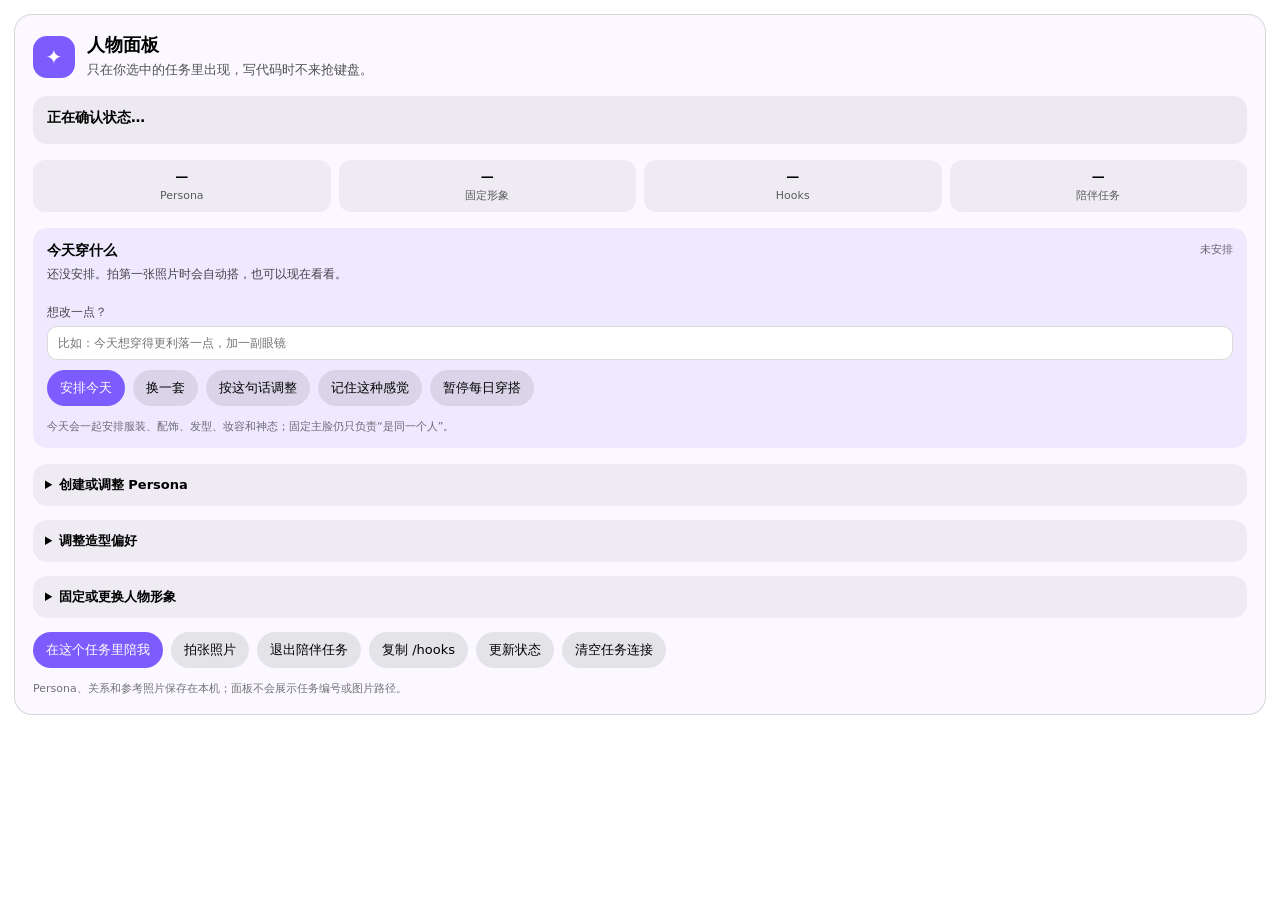
<file: mcp/widget.html>
<!doctype html>
<html lang="zh-CN">
  <head>
    <meta charset="utf-8" />
    <meta name="viewport" content="width=device-width,initial-scale=1" />
    <title>Companion Kit</title>
    <style>
      :root { color-scheme: light dark; font-family: ui-rounded, system-ui, sans-serif; }
      * { box-sizing: border-box; }
      body { margin: 0; padding: 14px; background: transparent; color: CanvasText; }
      .card { border: 1px solid color-mix(in srgb, CanvasText 14%, transparent); border-radius: 18px; padding: 18px; background: color-mix(in srgb, Canvas 94%, #b7a0ff 6%); }
      .top { display: flex; align-items: center; gap: 12px; }
      .mark { width: 42px; height: 42px; display: grid; place-items: center; border-radius: 14px; background: #7c5cff; color: white; font-size: 20px; }
      h1 { font-size: 18px; margin: 0 0 3px; }
      .sub, .detail { color: color-mix(in srgb, CanvasText 68%, transparent); font-size: 13px; line-height: 1.55; }
      .status { margin: 16px 0; padding: 13px 14px; border-radius: 14px; background: color-mix(in srgb, CanvasText 6%, transparent); }
      .summary { font-weight: 650; font-size: 14px; margin-bottom: 4px; }
      .grid { display: grid; grid-template-columns: repeat(4, minmax(0, 1fr)); gap: 8px; margin: 12px 0 16px; }
      .pill { padding: 9px; border-radius: 12px; text-align: center; background: color-mix(in srgb, CanvasText 5%, transparent); }
      .pill b { display: block; font-size: 13px; }
      .pill span { font-size: 11px; color: color-mix(in srgb, CanvasText 62%, transparent); }
      .look { margin: 0 0 16px; padding: 14px; border-radius: 14px; background: color-mix(in srgb, #7c5cff 10%, transparent); }
      .look-head { display: flex; align-items: flex-start; justify-content: space-between; gap: 10px; }
      .look-title { font-weight: 700; font-size: 14px; }
      .look-copy { margin: 5px 0 10px; color: color-mix(in srgb, CanvasText 72%, transparent); font-size: 12px; line-height: 1.55; }
      .look-state { white-space: nowrap; font-size: 11px; color: color-mix(in srgb, CanvasText 58%, transparent); }
      .actions { display: flex; flex-wrap: wrap; gap: 8px; }
      details { margin: 14px 0; padding: 12px; border-radius: 14px; background: color-mix(in srgb, CanvasText 5%, transparent); }
      summary { cursor: pointer; font-weight: 650; font-size: 13px; }
      label { display: block; margin-top: 10px; font-size: 12px; color: color-mix(in srgb, CanvasText 70%, transparent); }
      input, textarea, select { width: 100%; margin-top: 5px; border: 1px solid color-mix(in srgb, CanvasText 14%, transparent); border-radius: 10px; padding: 9px 10px; background: Canvas; color: CanvasText; font: inherit; }
      textarea { min-height: 74px; resize: vertical; }
      .preview { width: min(100%, 240px); max-height: 240px; object-fit: cover; border-radius: 14px; margin-top: 10px; display: none; }
      .check { display: flex; gap: 8px; align-items: flex-start; }
      .check input { width: auto; margin-top: 3px; }
      .row { display: grid; grid-template-columns: 1fr 1fr; gap: 9px; }
      button { border: 0; border-radius: 999px; padding: 9px 13px; font: inherit; font-size: 13px; cursor: pointer; background: color-mix(in srgb, CanvasText 9%, transparent); color: CanvasText; }
      button.primary { background: #7c5cff; color: white; }
      button:disabled { opacity: .55; cursor: default; }
      .foot { margin-top: 13px; font-size: 11px; color: color-mix(in srgb, CanvasText 55%, transparent); }
      @media (max-width: 520px) { .grid { grid-template-columns: 1fr; } }
    </style>
  </head>
  <body>
    <main class="card">
      <div class="top">
        <div class="mark">✦</div>
        <div><h1>人物面板</h1><div class="sub">只在你选中的任务里出现，写代码时不来抢键盘。</div></div>
      </div>
      <section class="status"><div id="summary" class="summary">正在确认状态…</div><div id="detail" class="detail"></div></section>
      <section class="grid">
        <div class="pill"><b id="persona">—</b><span>Persona</span></div>
        <div class="pill"><b id="identity">—</b><span>固定形象</span></div>
        <div class="pill"><b id="hooks">—</b><span>Hooks</span></div>
        <div class="pill"><b id="scope">—</b><span>陪伴任务</span></div>
      </section>
      <section class="look">
        <div class="look-head"><div><div class="look-title" id="lookTitle">今天穿什么</div><div class="look-copy" id="lookCopy">还没安排。拍第一张照片时会自动搭，也可以现在看看。</div></div><div id="lookState" class="look-state">未安排</div></div>
        <label>想改一点？<input id="lookNote" maxlength="160" placeholder="比如：今天想穿得更利落一点，加一副眼镜" /></label>
        <div class="actions" style="margin-top:10px">
          <button id="planLook" class="primary">安排今天</button>
          <button id="rerollLook">换一套</button>
          <button id="customizeLook">按这句话调整</button>
          <button id="rememberLook">记住这种感觉</button>
          <button id="toggleLook">暂停每日穿搭</button>
        </div>
        <div id="lookHint" class="foot">今天会一起安排服装、配饰、发型、妆容和神态；固定主脸仍只负责“是同一个人”。</div>
      </section>
      <details id="setup">
        <summary>创建或调整 Persona</summary>
        <label>你想认识一个怎样的人？<textarea id="description" maxlength="600" placeholder="比如：高冷御姐，成熟自信，平时话不多，解决问题很利落"></textarea></label>
        <div class="row">
          <label>称呼<input id="displayName" maxlength="40" placeholder="留空也可以" /></label>
          <label>从模板起步<select id="template"><option value="">让我自己描述</option><option value="warm_healer">温柔治愈</option><option value="calm_partner">清醒同伴</option><option value="sunny_friend">阳光朋友</option><option value="playful_pal">俏皮搭档</option></select></label>
        </div>
        <div class="row">
          <label>相处起点<select id="startingMode"><option value="natural">自然认识</option><option value="familiar">已经熟悉</option></select></label>
          <label>关系方向<select id="romance"><option value="false">先做普通陪伴</option><option value="true">允许自然发展</option></select></label>
        </div>
        <div class="actions" style="margin-top:12px"><button id="savePersona" class="primary">保存 Persona</button></div>
        <div id="saveHint" class="foot"></div>
      </details>
      <details id="styleSetup">
        <summary>调整造型偏好</summary>
        <label>整体方向<textarea id="styleDirection" maxlength="240" placeholder="比如：冷静利落，有一点复古感，日常也要有造型"></textarea></label>
        <div class="row">
          <label>表现程度<select id="styleBoldness"><option value="restrained">低调</option><option value="balanced">平衡</option><option value="expressive">抢眼</option></select></label>
          <label>常用标志<input id="styleSignatures" maxlength="480" placeholder="比如：复古镜框、细金属耳饰" /></label>
        </div>
        <label>不想出现<input id="styleAvoids" maxlength="480" placeholder="比如：荧光色、大 Logo；用逗号分开" /></label>
        <div class="actions" style="margin-top:12px"><button id="saveStyle" class="primary">保存造型偏好</button></div>
        <div id="styleHint" class="foot">这是当前 Persona 的私有偏好，不会变成所有人的模板；以后随时可以改。</div>
      </details>
      <details id="identitySetup">
        <summary>固定或更换人物形象</summary>
        <label>选择一张清晰参考图<input id="identityFile" type="file" accept="image/png,image/jpeg,image/webp" /></label>
        <img id="identityPreview" class="preview" alt="人物参考图预览" />
        <label class="check"><input id="identityConsent" type="checkbox" /><span>我确认这是成年虚构形象，或我有权使用的成年人物参考。</span></label>
        <div class="actions"><button id="saveIdentity" class="primary" disabled>设为固定主脸</button></div>
        <div id="identityHint" class="foot">固定的是脸部身份，不会把这张图的发型、妆容和衣服焊死。</div>
      </details>
      <div class="actions">
        <button id="bind" class="primary">在这个任务里陪我</button>
        <button id="photo">拍张照片</button>
        <button id="unbind">退出陪伴任务</button>
        <button id="copyHooks">复制 /hooks</button>
        <button id="refresh">更新状态</button>
        <button id="clearScopes">清空任务连接</button>
      </div>
      <div id="panelHint" class="foot">Persona、关系和参考照片保存在本机；面板不会展示任务编号或图片路径。</div>
    </main>
    <script>
      let nextId = 1;
      let toolOutput = null;
      let privateUiState = null;
      let personaHydrated = false;
      let styleHydrated = false;
      let identityPngBase64 = null;
      const pending = new Map();
      const byId = (id) => document.getElementById(id);

      function post(message) { window.parent.postMessage(message, "*"); }
      function rpcRequest(method, params) {
        const id = nextId++;
        post({ jsonrpc: "2.0", id, method, params });
        return new Promise((resolve, reject) => pending.set(id, { resolve, reject }));
      }
      function rpcNotify(method, params) { post({ jsonrpc: "2.0", method, params }); }
      function label(value, yes, no) { return value ? yes : no; }
      function applyToolResult(result) {
        const previousVersion = privateUiState?.profile_version ?? null;
        const previousStyleVersion = privateUiState?.styling_form?.version ?? null;
        const nextPrivateState = result?._meta?.["companion-kit/ui-state"] || privateUiState;
        toolOutput = result?.structuredContent || toolOutput;
        privateUiState = nextPrivateState;
        if (!personaHydrated || previousVersion !== (nextPrivateState?.profile_version ?? null)) {
          personaHydrated = false;
        }
        if (!styleHydrated || previousStyleVersion !== (nextPrivateState?.styling_form?.version ?? null)) {
          styleHydrated = false;
        }
        render();
      }
      function render() {
        if (!toolOutput) return;
        const readiness = toolOutput.readiness || {};
        byId("summary").textContent = readiness.summary || "状态暂时不可用";
        byId("detail").textContent = readiness.detail || "";
        byId("persona").textContent = label(toolOutput.persona?.configured, "已创建", "待创建");
        byId("identity").textContent = label(toolOutput.identity?.ready, "已固定", "待确认");
        byId("hooks").textContent = label(toolOutput.hooks?.session_verified, "已验证", "待审核");
        const count = Number(toolOutput.scope?.active_task_count || 0);
        byId("scope").textContent = count > 0 ? `${count} 个` : "未连接";
        const daily = privateUiState?.daily_look;
        const look = daily?.current;
        const enabled = daily?.enabled !== false;
        const available = daily?.available !== false;
        if (!available) {
          byId("lookTitle").textContent = "今天穿什么";
          byId("lookCopy").textContent = "穿搭状态暂时读不到，现有 Persona 和照片没有变化。";
          byId("lookState").textContent = "暂不可用";
        } else if (!enabled) {
          byId("lookTitle").textContent = look?.title || "今天穿什么";
          byId("lookCopy").textContent = "已暂停。原来的记录还在，照片会先按你当次说的来。";
          byId("lookState").textContent = "已暂停";
        } else if (look) {
          byId("lookTitle").textContent = look.title || "今天的穿搭";
          byId("lookCopy").textContent = `${look.outfit || look.hero_piece}；${look.hairstyle || "自然发型"}；${look.makeup || "自然妆面"}。小心思：${look.tip || look.accent}`;
          byId("lookState").textContent = look.status === "confirmed" ? "已出片" : "待第一张照片";
        } else {
          byId("lookTitle").textContent = "今天穿什么";
          byId("lookCopy").textContent = enabled ? "还没安排。拍第一张照片时会自动搭，也可以现在看看。" : "已暂停。照片会按你当次说的来，不保留当天穿搭。";
          byId("lookState").textContent = enabled ? "未安排" : "已暂停";
        }
        byId("planLook").disabled = !available || !enabled || !!look || !toolOutput.persona?.configured;
        byId("planLook").textContent = look ? "今天已安排" : "安排今天";
        byId("rerollLook").disabled = !available || !enabled || !look;
        byId("customizeLook").disabled = !available || !enabled || !look;
        byId("rememberLook").disabled = !available || !enabled || !look;
        byId("toggleLook").disabled = !available || !toolOutput.persona?.configured;
        byId("toggleLook").textContent = enabled ? "暂停每日穿搭" : "恢复每日穿搭";
        const form = privateUiState?.persona_form;
        if (form && !personaHydrated) {
          byId("description").value = form.description || "";
          byId("displayName").value = form.display_name || "";
          byId("template").value = form.template_id || "";
          byId("startingMode").value = form.starting_mode || "natural";
          byId("romance").value = form.romance_enabled ? "true" : "false";
          personaHydrated = true;
        }
        const style = privateUiState?.styling_form;
        if (style && !styleHydrated) {
          byId("styleDirection").value = style.direction || "";
          byId("styleBoldness").value = style.boldness || "balanced";
          byId("styleSignatures").value = Array.isArray(style.signature_elements) ? style.signature_elements.join("、") : "";
          byId("styleAvoids").value = Array.isArray(style.avoid_elements) ? style.avoid_elements.join("、") : "";
          styleHydrated = true;
        }
        byId("saveStyle").disabled = !style || !toolOutput.persona?.configured;
      }
      window.addEventListener("message", (event) => {
        if (event.source !== window.parent) return;
        const message = event.data;
        if (!message || message.jsonrpc !== "2.0") return;
        if (typeof message.id === "number") {
          const item = pending.get(message.id);
          if (!item) return;
          pending.delete(message.id);
          return message.error ? item.reject(message.error) : item.resolve(message.result);
        }
        if (message.method === "ui/notifications/tool-result") {
          applyToolResult(message.params);
        }
      }, { passive: true });
      const ready = rpcRequest("ui/initialize", {
        appInfo: { name: "companion-kit-widget", version: "0.9.0-dev.5" },
        appCapabilities: {},
        protocolVersion: "2026-01-26"
      }).then(() => rpcNotify("ui/notifications/initialized", {}));
      function send(text) {
        return ready.then(() => rpcNotify("ui/message", {
          role: "user", content: [{ type: "text", text }]
        }));
      }
      byId("bind").addEventListener("click", () => send("把这个任务设为陪伴任务"));
      byId("photo").addEventListener("click", () => send("拍张照片给我"));
      byId("unbind").addEventListener("click", () => send("退出陪伴任务"));
      byId("copyHooks").addEventListener("click", async () => {
        try {
          await navigator.clipboard.writeText("/hooks");
          byId("panelHint").textContent = "已复制 /hooks。粘贴到 Codex，由你亲自审核四个 Hooks。";
        } catch (_) {
          byId("panelHint").textContent = "请在 Codex 输入 /hooks，并亲自审核 Companion Kit 的四个 Hooks。";
        }
      });
      byId("clearScopes").addEventListener("click", async () => {
        if (!window.confirm("清空所有陪伴任务连接？Persona、关系和参考照片不会删除。")) return;
        const button = byId("clearScopes");
        button.disabled = true;
        try {
          await ready;
          const result = await rpcRequest("tools/call", {
            name: "clear_companion_task_bindings", arguments: { confirm: true }
          });
          applyToolResult(result);
          byId("panelHint").textContent = "任务连接已清空；Persona、关系和参考照片都还在。";
        } catch (_) {
          byId("panelHint").textContent = "这次没有清空成功，现有数据没有变化。";
        } finally {
          button.disabled = false;
        }
      });
      async function updateDailyLook(action) {
        const look = privateUiState?.daily_look?.current;
        const note = byId("lookNote").value.trim();
        if (action === "customize" && !note) {
          byId("lookHint").textContent = "先写一句想怎么调整，比如“更利落一点，加一副眼镜”。";
          return;
        }
        const buttons = ["planLook", "rerollLook", "customizeLook", "rememberLook", "toggleLook"];
        buttons.forEach((id) => { byId(id).disabled = true; });
        byId("lookHint").textContent = "正在搭今天这一套…";
        try {
          await ready;
          const result = await rpcRequest("tools/call", {
            name: "update_companion_daily_look",
            arguments: {
              action,
              expected_look_id: ["reroll", "customize", "remember"].includes(action) ? (look?.look_id || null) : null,
              note: action === "customize" ? note : null,
              confirm: true
            }
          });
          applyToolResult(result);
          if (action === "customize") byId("lookNote").value = "";
          const messages = {
            plan: "今天这一套安排好了；第一张真实照片拍成后才算正式穿上。",
            reroll: "换了一套。还不对的话，可以继续换或写一句微调。",
            customize: "按你说的调整好了；明确要求会盖过自动搭配。",
            remember: "记住了。以后会更常往这种感觉靠，但不会天天复制。",
            pause: "已暂停。之后每张照片只按当次要求来。",
            resume: "已恢复。今天继续保持轻量的穿搭连续性。"
          };
          byId("lookHint").textContent = messages[action] || "今日穿搭已更新。";
        } catch (_) {
          byId("lookHint").textContent = "这次没有改成功，原来的今日穿搭没有变化。";
        } finally {
          render();
        }
      }
      byId("planLook").addEventListener("click", () => updateDailyLook("plan"));
      byId("rerollLook").addEventListener("click", () => updateDailyLook("reroll"));
      byId("customizeLook").addEventListener("click", () => updateDailyLook("customize"));
      byId("rememberLook").addEventListener("click", () => updateDailyLook("remember"));
      byId("toggleLook").addEventListener("click", () => updateDailyLook(privateUiState?.daily_look?.enabled === false ? "resume" : "pause"));
      function splitStyleElements(value) {
        return [...new Set(String(value || "").split(/[\n,，、;；]+/).map((item) => item.trim()).filter(Boolean))];
      }
      byId("saveStyle").addEventListener("click", async () => {
        const button = byId("saveStyle");
        const direction = byId("styleDirection").value.trim();
        if (!direction) {
          byId("styleHint").textContent = "先用一句话说说整体方向就行。";
          return;
        }
        button.disabled = true;
        byId("styleHint").textContent = "正在记住这个人的造型偏好…";
        try {
          await ready;
          const result = await rpcRequest("tools/call", {
            name: "update_companion_style",
            arguments: {
              direction,
              boldness: byId("styleBoldness").value,
              signature_elements: splitStyleElements(byId("styleSignatures").value),
              avoid_elements: splitStyleElements(byId("styleAvoids").value),
              expected_version: privateUiState?.styling_form?.version ?? null,
              confirm: true
            }
          });
          applyToolResult(result);
          byId("styleHint").textContent = "记住了。下一套开始按这个方向变化；已经拍好的照片和关系数据不会动。";
        } catch (_) {
          byId("styleHint").textContent = "这次没有保存成功，原来的造型偏好没有变化。";
        } finally {
          render();
        }
      });
      byId("savePersona").addEventListener("click", async () => {
        const button = byId("savePersona");
        button.disabled = true;
        byId("saveHint").textContent = "正在整理这张人物卡…";
        try {
          await ready;
          const templateValue = byId("template").value;
          const result = await rpcRequest("tools/call", {
            name: "save_companion_persona",
            arguments: {
              template_id: templateValue || null,
              description: byId("description").value || null,
              display_name: byId("displayName").value || null,
              starting_mode: byId("startingMode").value,
              romance_enabled: byId("romance").value === "true",
              expected_version: privateUiState?.profile_version ?? null,
              confirm: true
            }
          });
          applyToolResult(result);
          byId("saveHint").textContent = "保存好了。以后想改，回来再写一遍就行。";
        } catch (_) {
          byId("saveHint").textContent = "这次没保存成功，原来的 Persona 没有被覆盖。";
        } finally {
          button.disabled = false;
        }
      });
      function fileToPng(file) {
        if (!file || file.size > 12 * 1024 * 1024) throw new Error("file-too-large");
        return new Promise((resolve, reject) => {
          const reader = new FileReader();
          reader.onerror = () => reject(new Error("read-failed"));
          reader.onload = () => {
            const image = new Image();
            image.onerror = () => reject(new Error("decode-failed"));
            image.onload = () => {
              const scale = Math.min(1, 1536 / Math.max(image.width, image.height));
              const canvas = document.createElement("canvas");
              canvas.width = Math.max(1, Math.round(image.width * scale));
              canvas.height = Math.max(1, Math.round(image.height * scale));
              canvas.getContext("2d").drawImage(image, 0, 0, canvas.width, canvas.height);
              const dataUrl = canvas.toDataURL("image/png");
              resolve({ dataUrl, base64: dataUrl.split(",", 2)[1] });
            };
            image.src = String(reader.result);
          };
          reader.readAsDataURL(file);
        });
      }
      function updateIdentityButton() {
        byId("saveIdentity").disabled = !(identityPngBase64 && byId("identityConsent").checked);
      }
      byId("identityFile").addEventListener("change", async (event) => {
        identityPngBase64 = null;
        updateIdentityButton();
        try {
          const converted = await fileToPng(event.target.files?.[0]);
          identityPngBase64 = converted.base64;
          byId("identityPreview").src = converted.dataUrl;
          byId("identityPreview").style.display = "block";
          byId("identityHint").textContent = "先看一眼。确认后才会固定；换新脸也不会清空 Persona 和关系。";
        } catch (_) {
          byId("identityHint").textContent = "这张图无法读取。请换一张 PNG、JPG 或 WebP，大小不要超过 12MB。";
        }
        updateIdentityButton();
      });
      byId("identityConsent").addEventListener("change", updateIdentityButton);
      byId("saveIdentity").addEventListener("click", async () => {
        if (!identityPngBase64 || !byId("identityConsent").checked) return;
        const button = byId("saveIdentity");
        button.disabled = true;
        byId("identityHint").textContent = "正在确认这张脸…";
        try {
          await ready;
          const result = await rpcRequest("tools/call", {
            name: "set_companion_primary_face",
            arguments: {
              image_base64: identityPngBase64,
              adult_authorized: true,
              confirm: true
            }
          });
          applyToolResult(result);
          identityPngBase64 = null;
          byId("identityFile").value = "";
          byId("identityConsent").checked = false;
          byId("identityHint").textContent = "主脸已经固定。下次想换，还是从这里选图并确认。";
        } catch (_) {
          byId("identityHint").textContent = "这次没有换成功，原来的形象仍然有效。";
        }
        updateIdentityButton();
      });
      byId("refresh").addEventListener("click", async () => {
        await ready;
        const result = await rpcRequest("tools/call", { name: "open_companion_home", arguments: {} });
        applyToolResult(result);
      });
    </script>
  </body>
</html>
</file>
